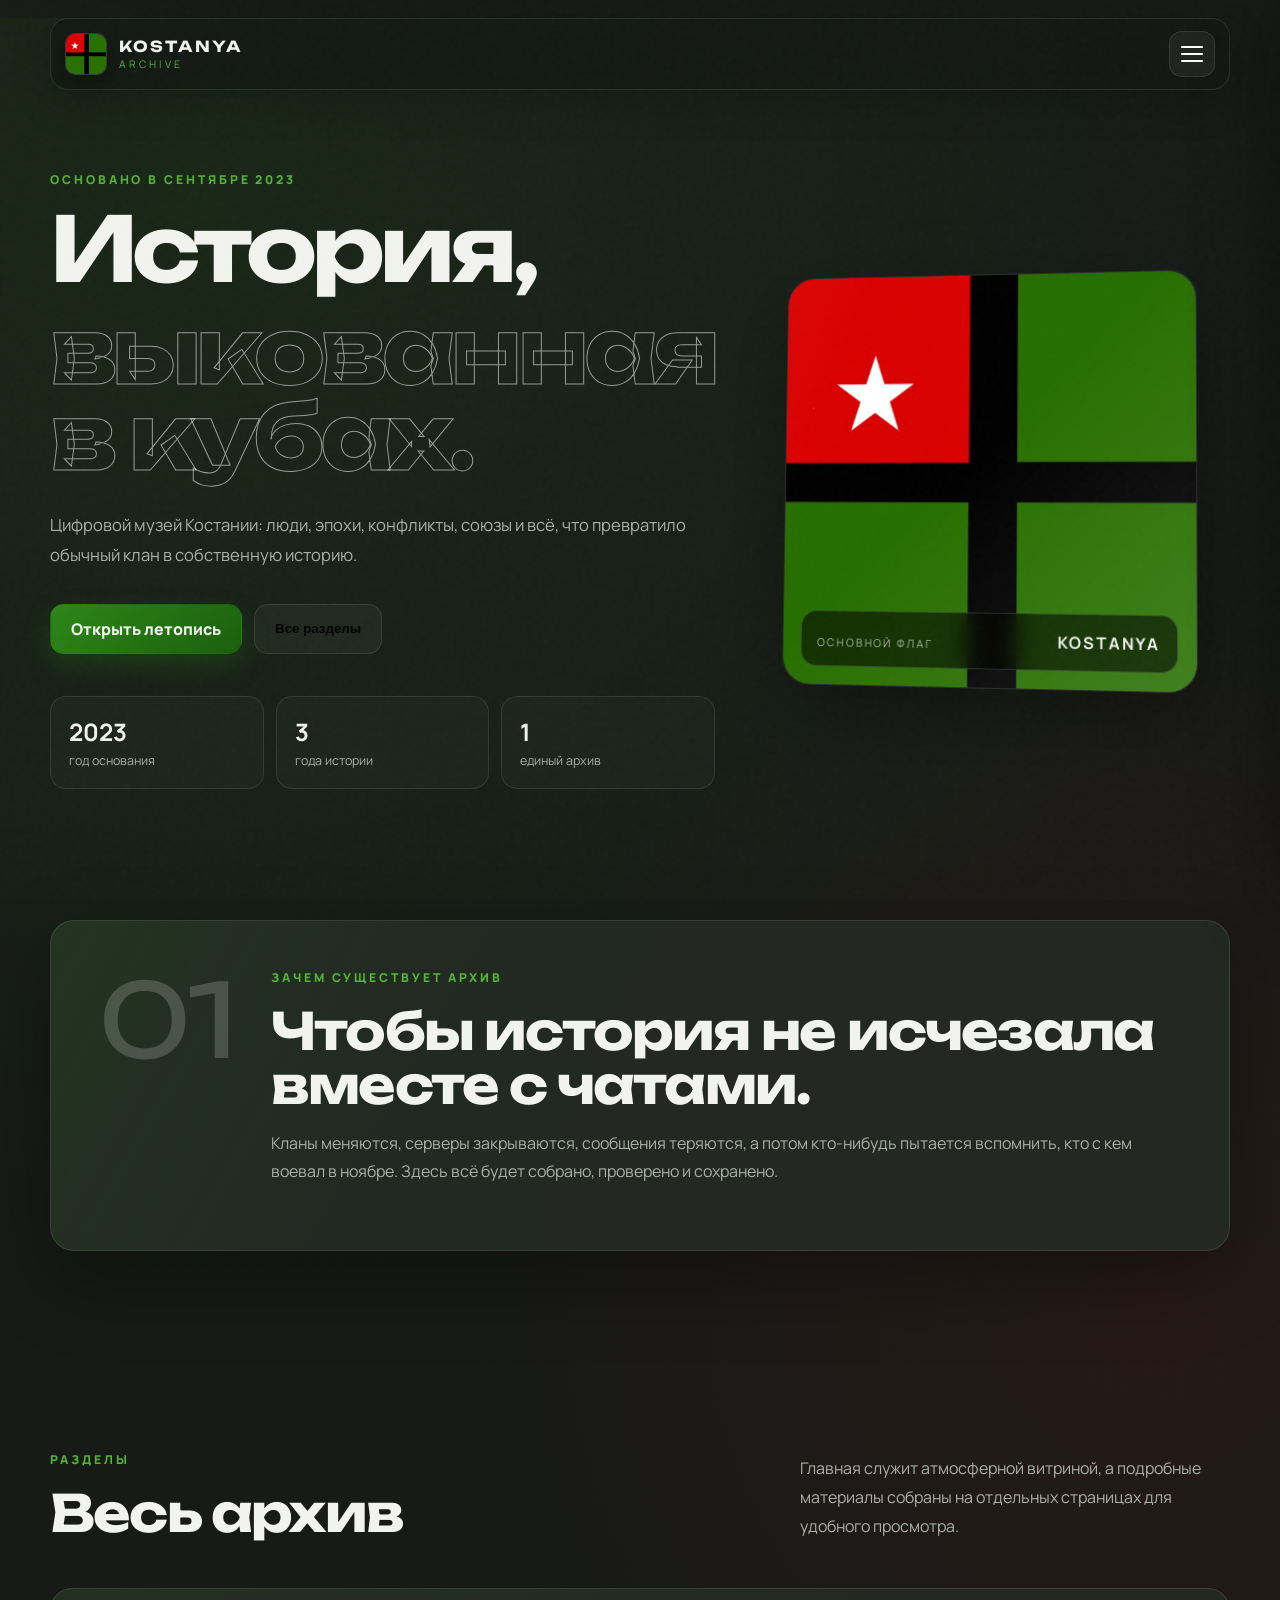
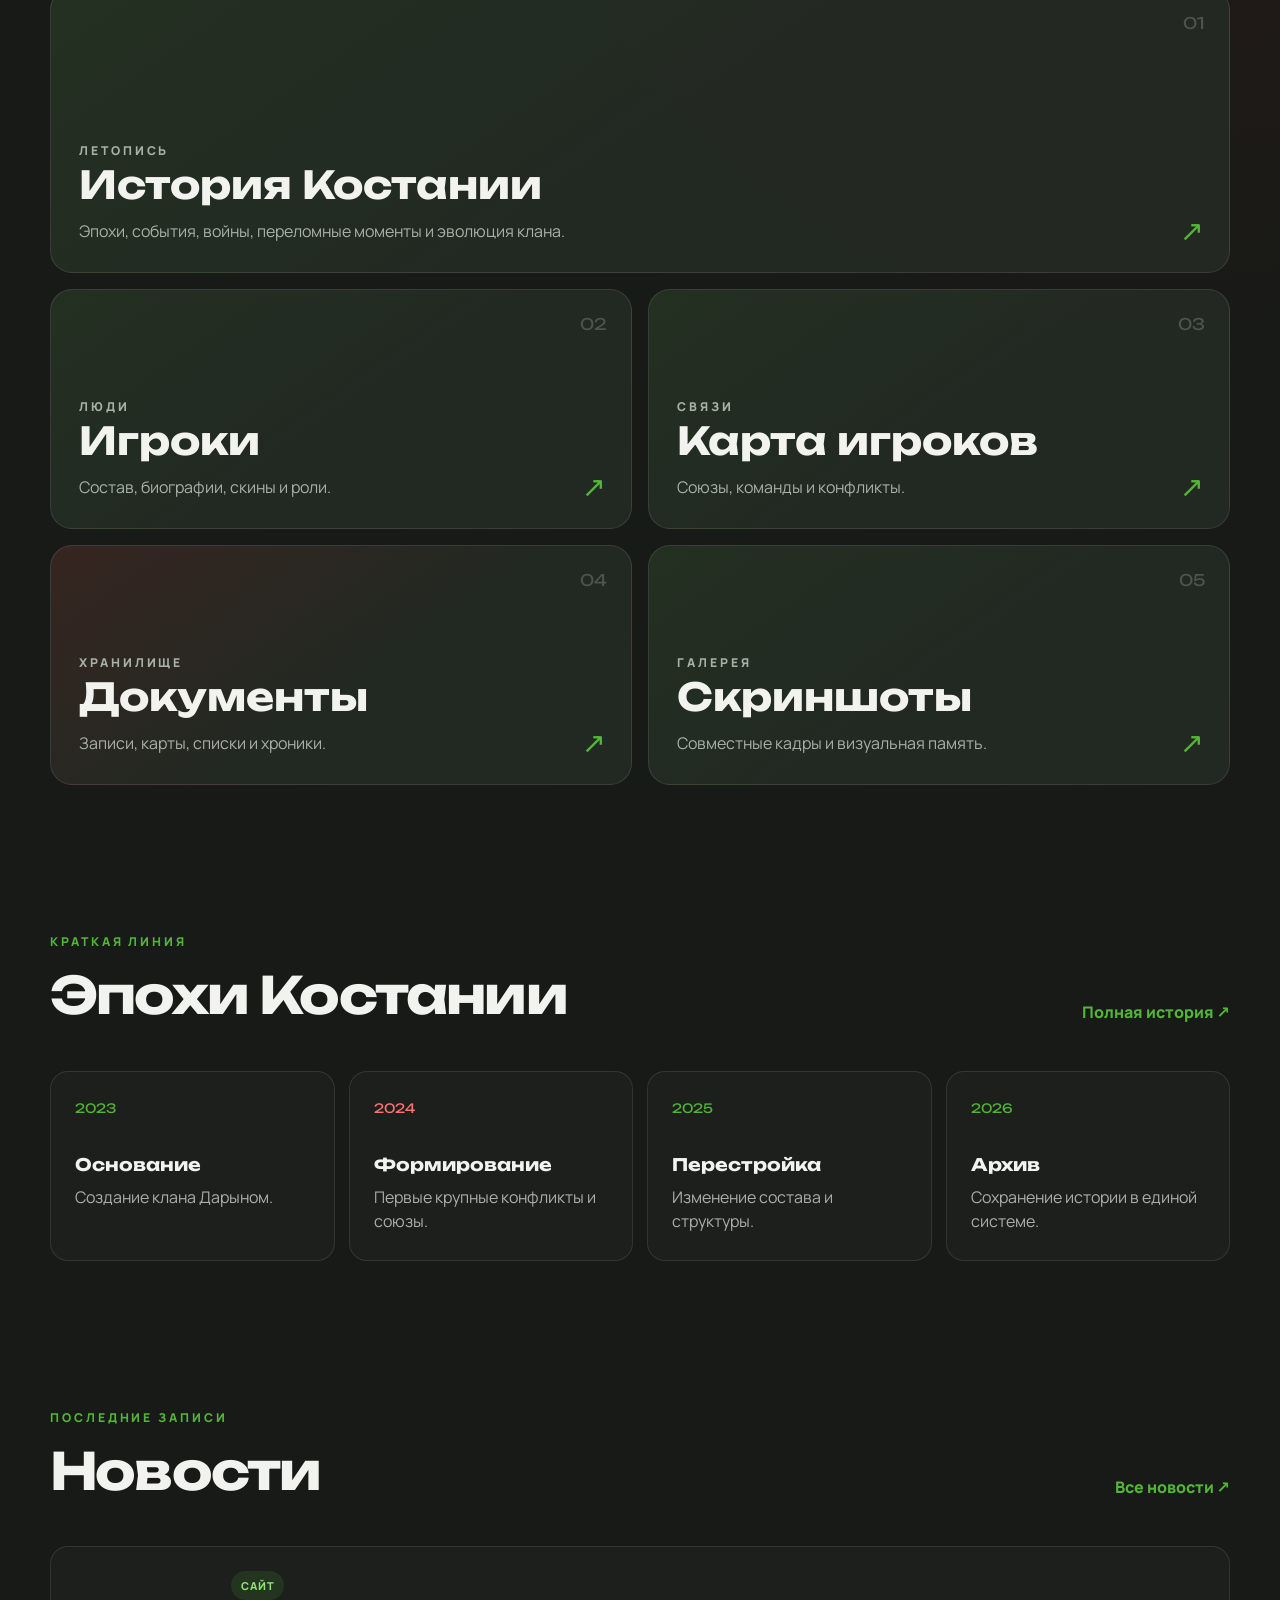
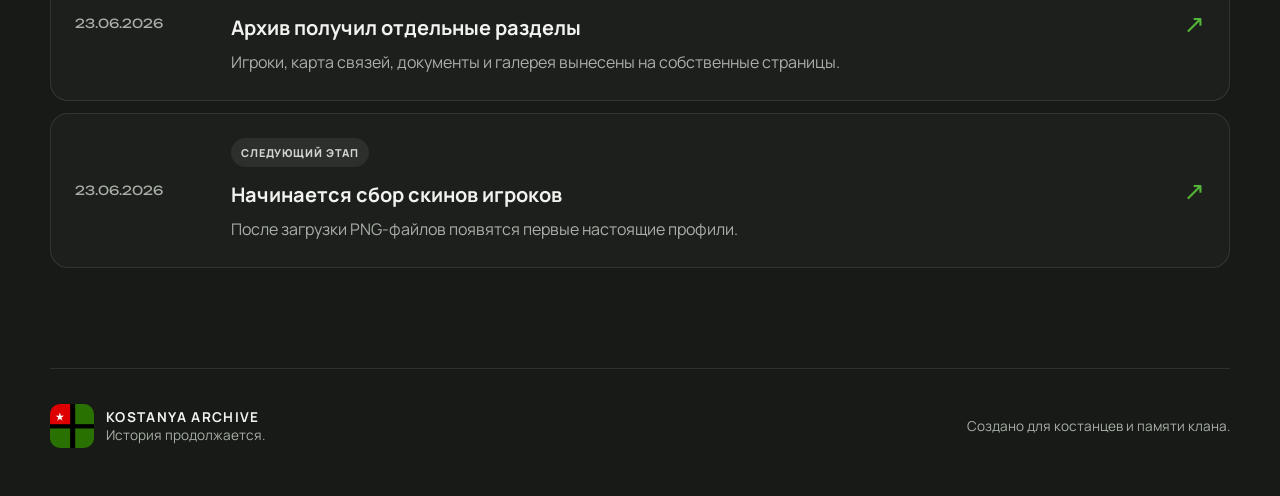
<file: index.html>
<!DOCTYPE html>
<html lang="ru">
<head>
  <meta charset="UTF-8" />
  <meta name="viewport" content="width=device-width, initial-scale=1.0" />
  <meta name="theme-color" content="#171a17" />
  <meta name="description" content="Официальный цифровой архив клана Костания." />
  <title>Kostanya Archive</title>
  <link rel="preconnect" href="https://fonts.googleapis.com">
  <link rel="preconnect" href="https://fonts.gstatic.com" crossorigin>
  <link href="https://fonts.googleapis.com/css2?family=Manrope:wght@400;500;600;700;800&family=Unbounded:wght@500;600;700&display=swap" rel="stylesheet">
  <link rel="stylesheet" href="style.css" />
</head>
<body data-page="home">
  <div class="noise"></div>
  <div class="page-glow page-glow--green"></div>
  <div class="page-glow page-glow--red"></div>

  <header class="site-header">
    <a class="brand" href="index.html" aria-label="Костания — на главную">
      <span class="brand-mark"><img src="assets/kostanya-flag.jpg" alt="Флаг Костании"></span>
      <span class="brand-text"><strong>KOSTANYA</strong><small>ARCHIVE</small></span>
    </a>
    <button class="menu-button" aria-label="Открыть меню" aria-expanded="false" aria-controls="site-menu">
      <span></span><span></span><span></span>
    </button>
  </header>

  <div class="menu-backdrop" data-menu-close></div>
  <aside class="site-drawer" id="site-menu" aria-hidden="true">
    <div class="drawer-top">
      <span class="drawer-label">Навигация архива</span>
      <button class="drawer-close" type="button" aria-label="Закрыть меню" data-menu-close>×</button>
    </div>
    <nav class="drawer-nav">
      <div class="drawer-group"><span>Главное</span><a href="index.html" data-nav="home">Главная</a><a href="history.html">История</a><a href="news.html">Новости</a></div>
      <div class="drawer-group"><span>Люди</span><a href="players.html">Игроки</a><a href="player-map.html">Карта игроков</a></div>
      <div class="drawer-group"><span>Архив</span><a href="archive.html">Документы и записи</a><a href="gallery.html">Совместные скриншоты</a></div>
    </nav>
    <div class="drawer-footer"><img src="assets/kostanya-flag.jpg" alt=""><p>История продолжается.</p></div>
  </aside>

  <main id="top">
    <section class="hero section">
      <div class="hero-copy reveal">
        <p class="eyebrow">Основано в сентябре 2023</p>
        <h1>История,<span>выкованная в кубах.</span></h1>
        <p class="hero-text">Цифровой музей Костании: люди, эпохи, конфликты, союзы и всё, что превратило обычный клан в собственную историю.</p>
        <div class="hero-actions"><a class="button button--green" href="history.html">Открыть летопись</a><button class="button button--ghost" type="button" data-menu-open>Все разделы</button></div>
        <div class="hero-stats">
          <article><strong data-count="2023">0</strong><span>год основания</span></article>
          <article><strong data-count="3">0</strong><span>года истории</span></article>
          <article><strong data-count="1">0</strong><span>единый архив</span></article>
        </div>
      </div>
      <div class="hero-visual reveal">
        <div class="flag-frame"><div class="flag-frame__shine"></div><img src="assets/kostanya-flag.jpg" alt="Основной флаг Костании"><div class="flag-caption"><span>ОСНОВНОЙ ФЛАГ</span><strong>KOSTANYA</strong></div></div>
      </div>
    </section>

    <section class="manifesto section">
      <div class="manifesto-card reveal"><span class="manifesto-number">01</span><div><p class="eyebrow">Зачем существует архив</p><h2>Чтобы история не исчезала вместе с чатами.</h2><p>Кланы меняются, серверы закрываются, сообщения теряются, а потом кто-нибудь пытается вспомнить, кто с кем воевал в ноябре. Здесь всё будет собрано, проверено и сохранено.</p></div></div>
    </section>

    <section class="section">
      <div class="section-heading reveal"><div><p class="eyebrow">Разделы</p><h2>Весь архив</h2></div><p>Главная служит атмосферной витриной, а подробные материалы собраны на отдельных страницах для удобного просмотра.</p></div>
      <div class="portal-grid">
        <a class="portal-card portal-card--large reveal" href="history.html"><span class="portal-index">01</span><div><p class="eyebrow">Летопись</p><h3>История Костании</h3><p>Эпохи, события, войны, переломные моменты и эволюция клана.</p></div><span class="portal-arrow">↗</span></a>
        <a class="portal-card reveal" href="players.html"><span class="portal-index">02</span><div><p class="eyebrow">Люди</p><h3>Игроки</h3><p>Состав, биографии, скины и роли.</p></div><span class="portal-arrow">↗</span></a>
        <a class="portal-card reveal" href="player-map.html"><span class="portal-index">03</span><div><p class="eyebrow">Связи</p><h3>Карта игроков</h3><p>Союзы, команды и конфликты.</p></div><span class="portal-arrow">↗</span></a>
        <a class="portal-card portal-card--red reveal" href="archive.html"><span class="portal-index">04</span><div><p class="eyebrow">Хранилище</p><h3>Документы</h3><p>Записи, карты, списки и хроники.</p></div><span class="portal-arrow">↗</span></a>
        <a class="portal-card reveal" href="gallery.html"><span class="portal-index">05</span><div><p class="eyebrow">Галерея</p><h3>Скриншоты</h3><p>Совместные кадры и визуальная память.</p></div><span class="portal-arrow">↗</span></a>
      </div>
    </section>

    <section class="section section-tight">
      <div class="section-heading reveal"><div><p class="eyebrow">Краткая линия</p><h2>Эпохи Костании</h2></div><a class="text-link" href="history.html">Полная история ↗</a></div>
      <div class="era-strip">
        <article class="era-card reveal"><span>2023</span><strong>Основание</strong><p>Создание клана Дарыном.</p></article>
        <article class="era-card era-card--red reveal"><span>2024</span><strong>Формирование</strong><p>Первые крупные конфликты и союзы.</p></article>
        <article class="era-card reveal"><span>2025</span><strong>Перестройка</strong><p>Изменение состава и структуры.</p></article>
        <article class="era-card reveal"><span>2026</span><strong>Архив</strong><p>Сохранение истории в единой системе.</p></article>
      </div>
    </section>

    <section class="section section-tight">
      <div class="section-heading reveal"><div><p class="eyebrow">Последние записи</p><h2>Новости</h2></div><a class="text-link" href="news.html">Все новости ↗</a></div>
      <div class="news-list">
        <article class="news-item reveal"><time datetime="2026-06-23">23.06.2026</time><div><span class="tag tag--green">Сайт</span><h3>Архив получил отдельные разделы</h3><p>Игроки, карта связей, документы и галерея вынесены на собственные страницы.</p></div><span class="news-arrow">↗</span></article>
        <article class="news-item reveal"><time datetime="2026-06-23">23.06.2026</time><div><span class="tag tag--dark">Следующий этап</span><h3>Начинается сбор скинов игроков</h3><p>После загрузки PNG-файлов появятся первые настоящие профили.</p></div><span class="news-arrow">↗</span></article>
      </div>
    </section>
  </main>

  <footer class="site-footer"><div class="footer-brand"><img src="assets/kostanya-flag.jpg" alt=""><div><strong>KOSTANYA ARCHIVE</strong><span>История продолжается.</span></div></div><p>Создано для костанцев и памяти клана.</p></footer>
  <script src="script.js"></script>
</body>
</html>
</file>
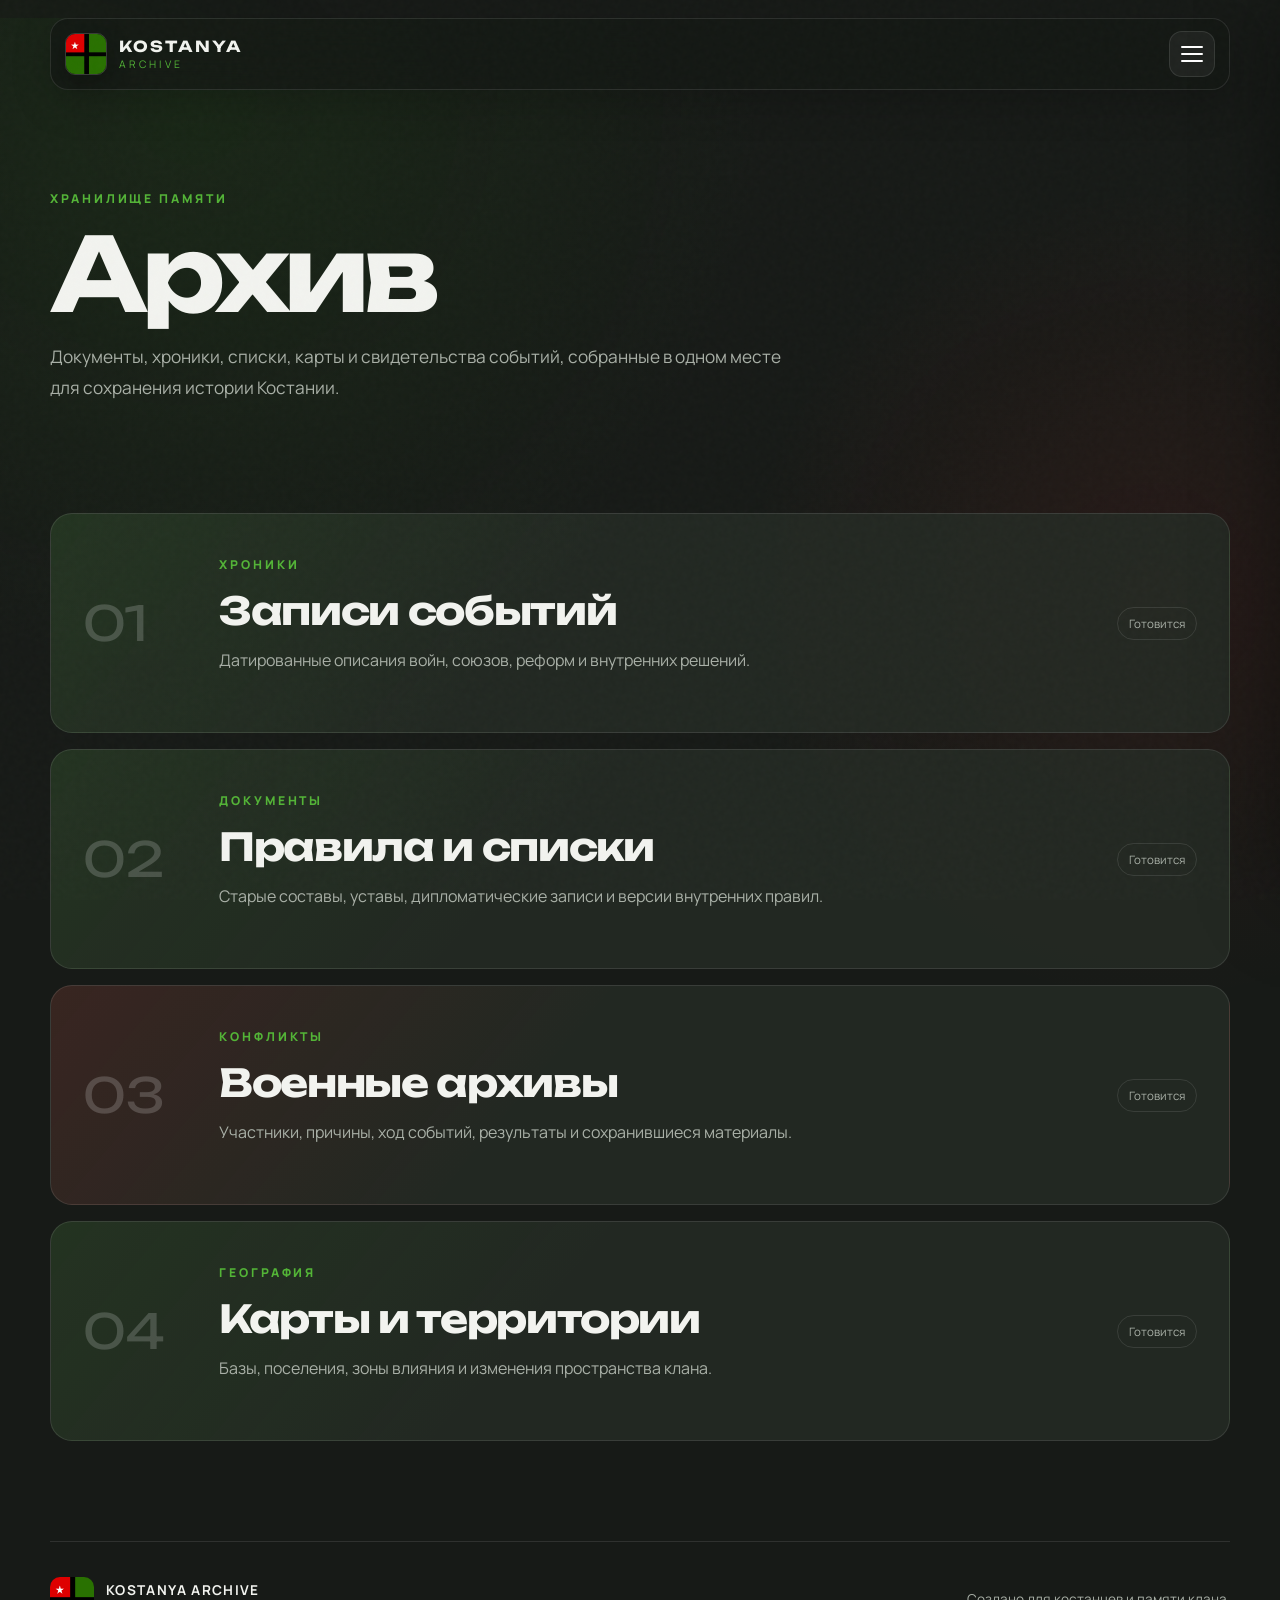
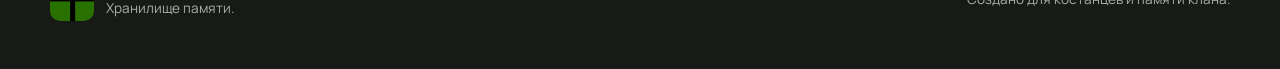
<file: archive.html>
<!DOCTYPE html>
<html lang="ru">
<head>
  <meta charset="UTF-8" />
  <meta name="viewport" content="width=device-width, initial-scale=1.0" />
  <meta name="theme-color" content="#171a17" />
  <meta name="description" content="Документы, записи и материалы архива Костании." />
  <title>Архив — Kostanya Archive</title>
  <link rel="preconnect" href="https://fonts.googleapis.com"><link rel="preconnect" href="https://fonts.gstatic.com" crossorigin>
  <link href="https://fonts.googleapis.com/css2?family=Manrope:wght@400;500;600;700;800&family=Unbounded:wght@500;600;700&display=swap" rel="stylesheet">
  <link rel="stylesheet" href="style.css" />
</head>
<body data-page="archive">
  <div class="noise"></div><div class="page-glow page-glow--green"></div><div class="page-glow page-glow--red"></div>
  <header class="site-header"><a class="brand" href="index.html"><span class="brand-mark"><img src="assets/kostanya-flag.jpg" alt="Флаг Костании"></span><span class="brand-text"><strong>KOSTANYA</strong><small>ARCHIVE</small></span></a><button class="menu-button" aria-label="Открыть меню" aria-expanded="false" aria-controls="site-menu"><span></span><span></span><span></span></button></header>
  <div class="menu-backdrop" data-menu-close></div>
  <aside class="site-drawer" id="site-menu" aria-hidden="true">
    <div class="drawer-top"><span class="drawer-label">Навигация архива</span><button class="drawer-close" type="button" aria-label="Закрыть меню" data-menu-close>×</button></div>
    <nav class="drawer-nav">
      <div class="drawer-group"><span>Главное</span><a href="index.html">Главная</a><a href="history.html">История</a><a href="news.html">Новости</a></div>
      <div class="drawer-group"><span>Люди</span><a href="players.html">Игроки</a><a href="player-map.html">Карта игроков</a></div>
      <div class="drawer-group"><span>Архив</span><a href="archive.html" data-nav="archive">Документы и записи</a><a href="gallery.html">Совместные скриншоты</a></div>
    </nav>
    <div class="drawer-footer"><img src="assets/kostanya-flag.jpg" alt=""><p>История продолжается.</p></div>
  </aside>
  <main>
    <section class="page-hero section reveal"><p class="eyebrow">Хранилище памяти</p><h1>Архив</h1><p>Документы, хроники, списки, карты и свидетельства событий, собранные в одном месте для сохранения истории Костании.</p></section>
    <section class="section section-tight">
      <div class="archive-grid">
        <article class="archive-category reveal"><span class="archive-index">01</span><div><p class="eyebrow">Хроники</p><h2>Записи событий</h2><p>Датированные описания войн, союзов, реформ и внутренних решений.</p></div><span class="archive-state">Готовится</span></article>
        <article class="archive-category reveal"><span class="archive-index">02</span><div><p class="eyebrow">Документы</p><h2>Правила и списки</h2><p>Старые составы, уставы, дипломатические записи и версии внутренних правил.</p></div><span class="archive-state">Готовится</span></article>
        <article class="archive-category archive-category--red reveal"><span class="archive-index">03</span><div><p class="eyebrow">Конфликты</p><h2>Военные архивы</h2><p>Участники, причины, ход событий, результаты и сохранившиеся материалы.</p></div><span class="archive-state">Готовится</span></article>
        <article class="archive-category reveal"><span class="archive-index">04</span><div><p class="eyebrow">География</p><h2>Карты и территории</h2><p>Базы, поселения, зоны влияния и изменения пространства клана.</p></div><span class="archive-state">Готовится</span></article>
      </div>
    </section>
  </main>
  <footer class="site-footer"><div class="footer-brand"><img src="assets/kostanya-flag.jpg" alt=""><div><strong>KOSTANYA ARCHIVE</strong><span>Хранилище памяти.</span></div></div><p>Создано для костанцев и памяти клана.</p></footer>
  <script src="script.js"></script>
</body>
</html>
</file>
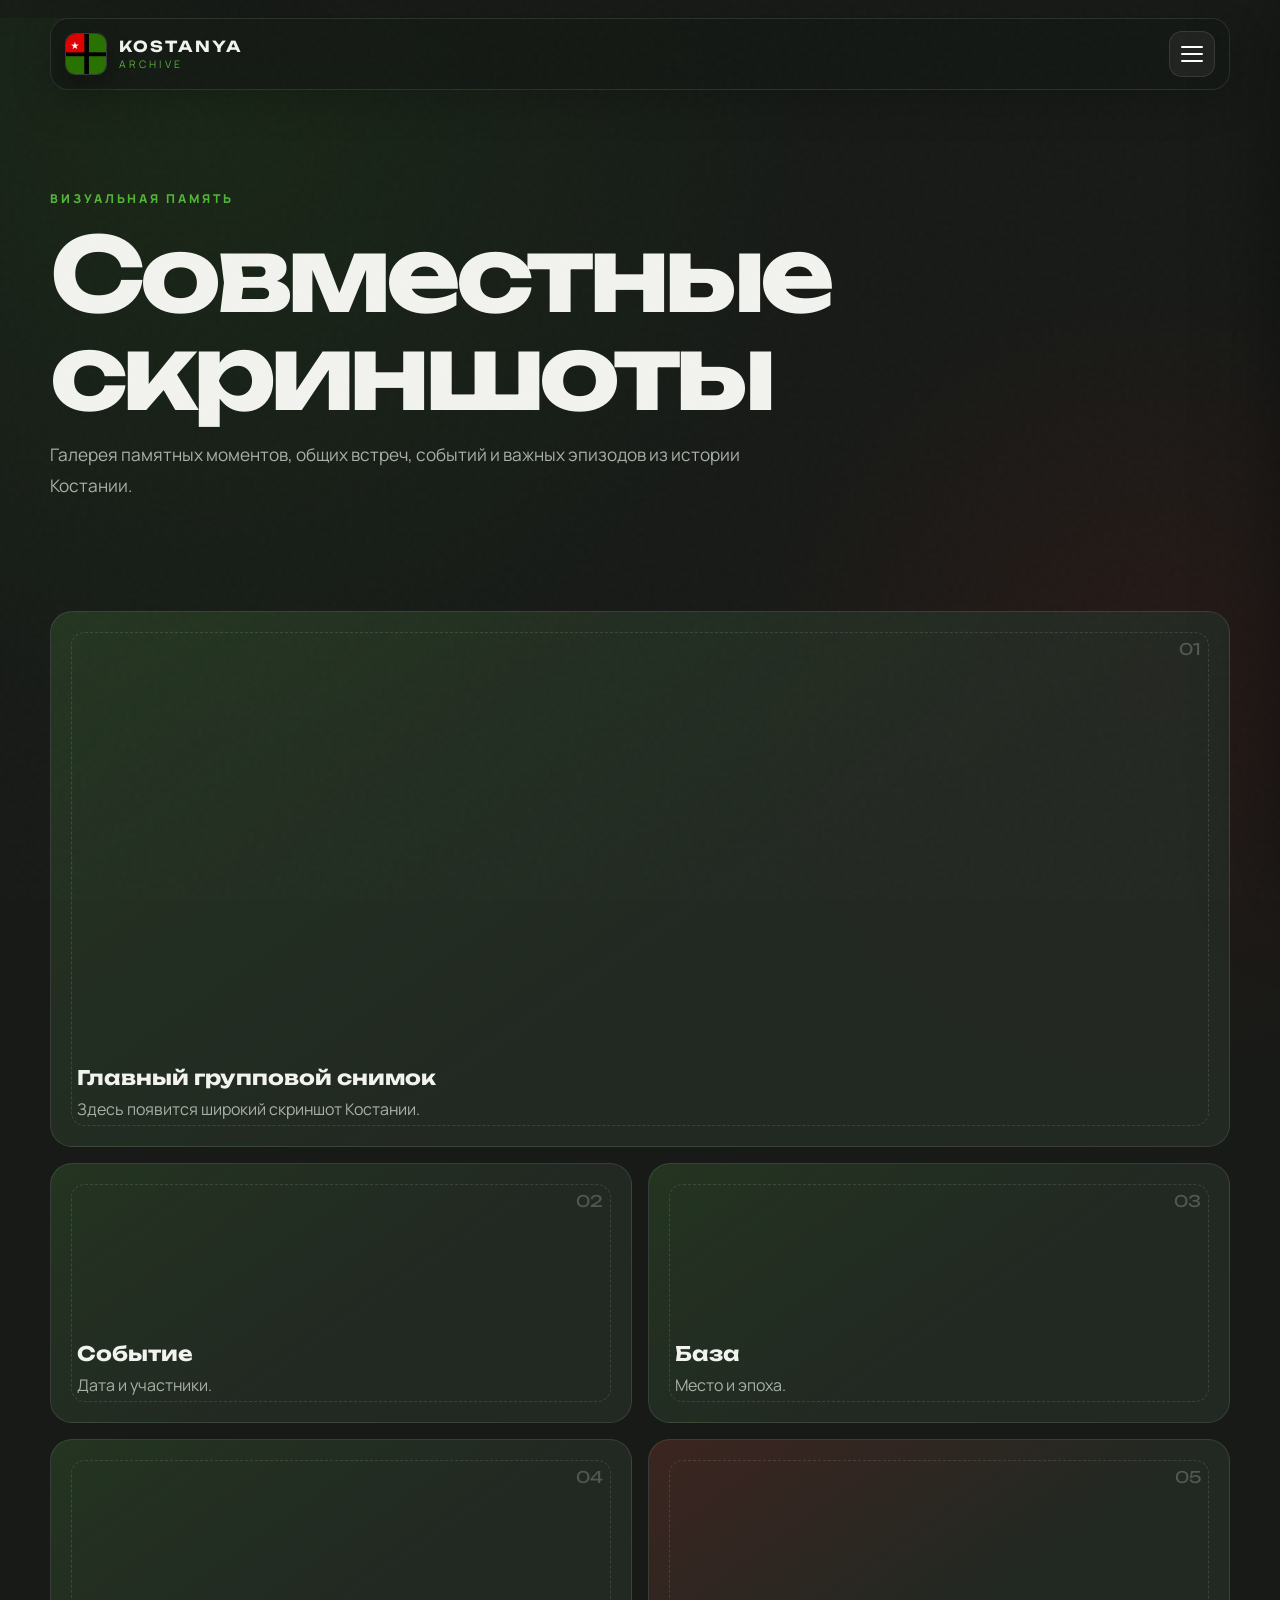
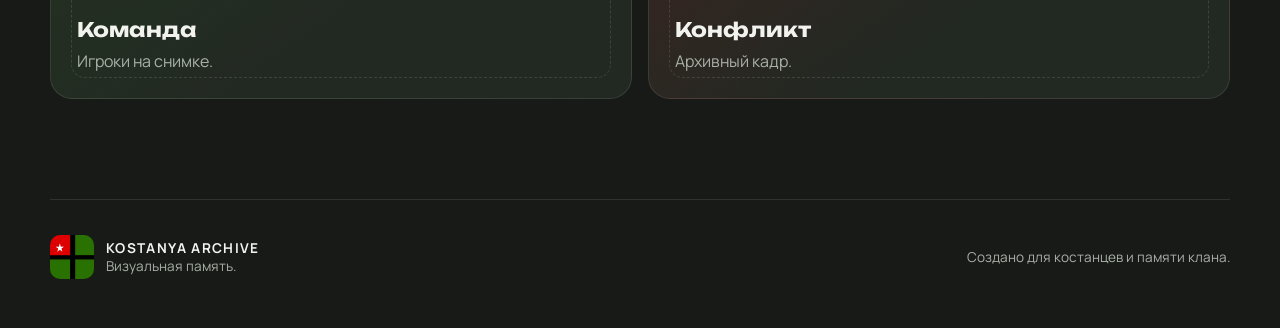
<file: gallery.html>
<!DOCTYPE html>
<html lang="ru">
<head>
  <meta charset="UTF-8" />
  <meta name="viewport" content="width=device-width, initial-scale=1.0" />
  <meta name="theme-color" content="#171a17" />
  <meta name="description" content="Совместные скриншоты участников Костании." />
  <title>Скриншоты — Kostanya Archive</title>
  <link rel="preconnect" href="https://fonts.googleapis.com"><link rel="preconnect" href="https://fonts.gstatic.com" crossorigin>
  <link href="https://fonts.googleapis.com/css2?family=Manrope:wght@400;500;600;700;800&family=Unbounded:wght@500;600;700&display=swap" rel="stylesheet">
  <link rel="stylesheet" href="style.css" />
</head>
<body data-page="gallery">
  <div class="noise"></div><div class="page-glow page-glow--green"></div><div class="page-glow page-glow--red"></div>
  <header class="site-header"><a class="brand" href="index.html"><span class="brand-mark"><img src="assets/kostanya-flag.jpg" alt="Флаг Костании"></span><span class="brand-text"><strong>KOSTANYA</strong><small>ARCHIVE</small></span></a><button class="menu-button" aria-label="Открыть меню" aria-expanded="false" aria-controls="site-menu"><span></span><span></span><span></span></button></header>
  <div class="menu-backdrop" data-menu-close></div>
  <aside class="site-drawer" id="site-menu" aria-hidden="true">
    <div class="drawer-top"><span class="drawer-label">Навигация архива</span><button class="drawer-close" type="button" aria-label="Закрыть меню" data-menu-close>×</button></div>
    <nav class="drawer-nav">
      <div class="drawer-group"><span>Главное</span><a href="index.html">Главная</a><a href="history.html">История</a><a href="news.html">Новости</a></div>
      <div class="drawer-group"><span>Люди</span><a href="players.html">Игроки</a><a href="player-map.html">Карта игроков</a></div>
      <div class="drawer-group"><span>Архив</span><a href="archive.html">Документы и записи</a><a href="gallery.html" data-nav="gallery">Совместные скриншоты</a></div>
    </nav>
    <div class="drawer-footer"><img src="assets/kostanya-flag.jpg" alt=""><p>История продолжается.</p></div>
  </aside>
  <main>
    <section class="page-hero section reveal"><p class="eyebrow">Визуальная память</p><h1>Совместные скриншоты</h1><p>Галерея памятных моментов, общих встреч, событий и важных эпизодов из истории Костании.</p></section>
    <section class="section section-tight">
      <div class="gallery-grid">
        <article class="gallery-placeholder gallery-placeholder--wide reveal"><span>01</span><strong>Главный групповой снимок</strong><p>Здесь появится широкий скриншот Костании.</p></article>
        <article class="gallery-placeholder reveal"><span>02</span><strong>Событие</strong><p>Дата и участники.</p></article>
        <article class="gallery-placeholder reveal"><span>03</span><strong>База</strong><p>Место и эпоха.</p></article>
        <article class="gallery-placeholder reveal"><span>04</span><strong>Команда</strong><p>Игроки на снимке.</p></article>
        <article class="gallery-placeholder gallery-placeholder--red reveal"><span>05</span><strong>Конфликт</strong><p>Архивный кадр.</p></article>
      </div>
    </section>
  </main>
  <footer class="site-footer"><div class="footer-brand"><img src="assets/kostanya-flag.jpg" alt=""><div><strong>KOSTANYA ARCHIVE</strong><span>Визуальная память.</span></div></div><p>Создано для костанцев и памяти клана.</p></footer>
  <script src="script.js"></script>
</body>
</html>
</file>
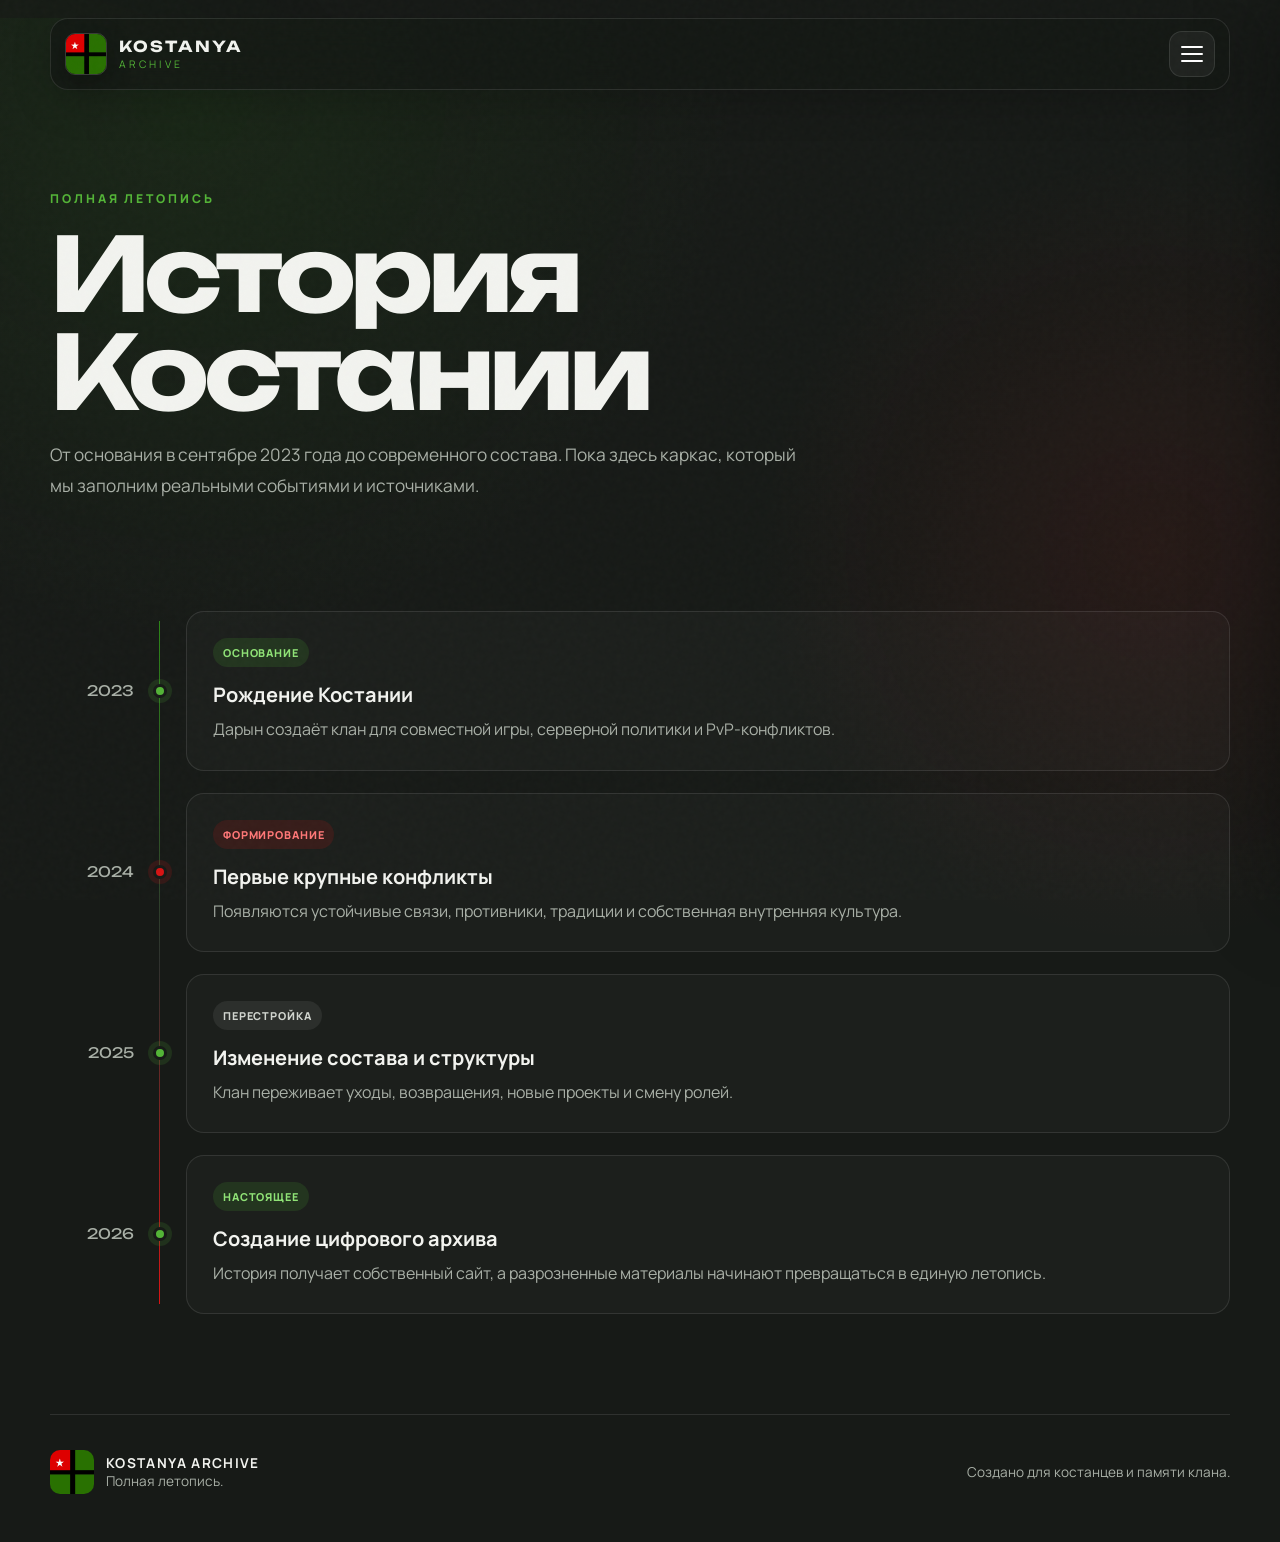
<file: history.html>
<!DOCTYPE html>
<html lang="ru">
<head>
  <meta charset="UTF-8" />
  <meta name="viewport" content="width=device-width, initial-scale=1.0" />
  <meta name="theme-color" content="#171a17" />
  <meta name="description" content="История и эпохи клана Костания." />
  <title>История — Kostanya Archive</title>
  <link rel="preconnect" href="https://fonts.googleapis.com"><link rel="preconnect" href="https://fonts.gstatic.com" crossorigin>
  <link href="https://fonts.googleapis.com/css2?family=Manrope:wght@400;500;600;700;800&family=Unbounded:wght@500;600;700&display=swap" rel="stylesheet">
  <link rel="stylesheet" href="style.css" />
</head>
<body data-page="history">
  <div class="noise"></div><div class="page-glow page-glow--green"></div><div class="page-glow page-glow--red"></div>
  <header class="site-header"><a class="brand" href="index.html"><span class="brand-mark"><img src="assets/kostanya-flag.jpg" alt="Флаг Костании"></span><span class="brand-text"><strong>KOSTANYA</strong><small>ARCHIVE</small></span></a><button class="menu-button" aria-label="Открыть меню" aria-expanded="false" aria-controls="site-menu"><span></span><span></span><span></span></button></header>
  <div class="menu-backdrop" data-menu-close></div>
  <aside class="site-drawer" id="site-menu" aria-hidden="true">
    <div class="drawer-top"><span class="drawer-label">Навигация архива</span><button class="drawer-close" type="button" aria-label="Закрыть меню" data-menu-close>×</button></div>
    <nav class="drawer-nav">
      <div class="drawer-group"><span>Главное</span><a href="index.html">Главная</a><a href="history.html" data-nav="history">История</a><a href="news.html">Новости</a></div>
      <div class="drawer-group"><span>Люди</span><a href="players.html">Игроки</a><a href="player-map.html">Карта игроков</a></div>
      <div class="drawer-group"><span>Архив</span><a href="archive.html">Документы и записи</a><a href="gallery.html">Совместные скриншоты</a></div>
    </nav>
    <div class="drawer-footer"><img src="assets/kostanya-flag.jpg" alt=""><p>История продолжается.</p></div>
  </aside>
  <main>
    <section class="page-hero section reveal"><p class="eyebrow">Полная летопись</p><h1>История Костании</h1><p>От основания в сентябре 2023 года до современного состава. Пока здесь каркас, который мы заполним реальными событиями и источниками.</p></section>
    <section class="section section-tight">
      <div class="timeline timeline--full">
        <article class="timeline-item reveal"><span class="timeline-year">2023</span><div class="timeline-dot"></div><div class="timeline-card"><span class="tag tag--green">Основание</span><h3>Рождение Костании</h3><p>Дарын создаёт клан для совместной игры, серверной политики и PvP-конфликтов.</p></div></article>
        <article class="timeline-item reveal"><span class="timeline-year">2024</span><div class="timeline-dot"></div><div class="timeline-card"><span class="tag tag--red">Формирование</span><h3>Первые крупные конфликты</h3><p>Появляются устойчивые связи, противники, традиции и собственная внутренняя культура.</p></div></article>
        <article class="timeline-item reveal"><span class="timeline-year">2025</span><div class="timeline-dot"></div><div class="timeline-card"><span class="tag tag--dark">Перестройка</span><h3>Изменение состава и структуры</h3><p>Клан переживает уходы, возвращения, новые проекты и смену ролей.</p></div></article>
        <article class="timeline-item reveal"><span class="timeline-year">2026</span><div class="timeline-dot"></div><div class="timeline-card"><span class="tag tag--green">Настоящее</span><h3>Создание цифрового архива</h3><p>История получает собственный сайт, а разрозненные материалы начинают превращаться в единую летопись.</p></div></article>
      </div>
    </section>
  </main>
  <footer class="site-footer"><div class="footer-brand"><img src="assets/kostanya-flag.jpg" alt=""><div><strong>KOSTANYA ARCHIVE</strong><span>Полная летопись.</span></div></div><p>Создано для костанцев и памяти клана.</p></footer>
  <script src="script.js"></script>
</body>
</html>
</file>
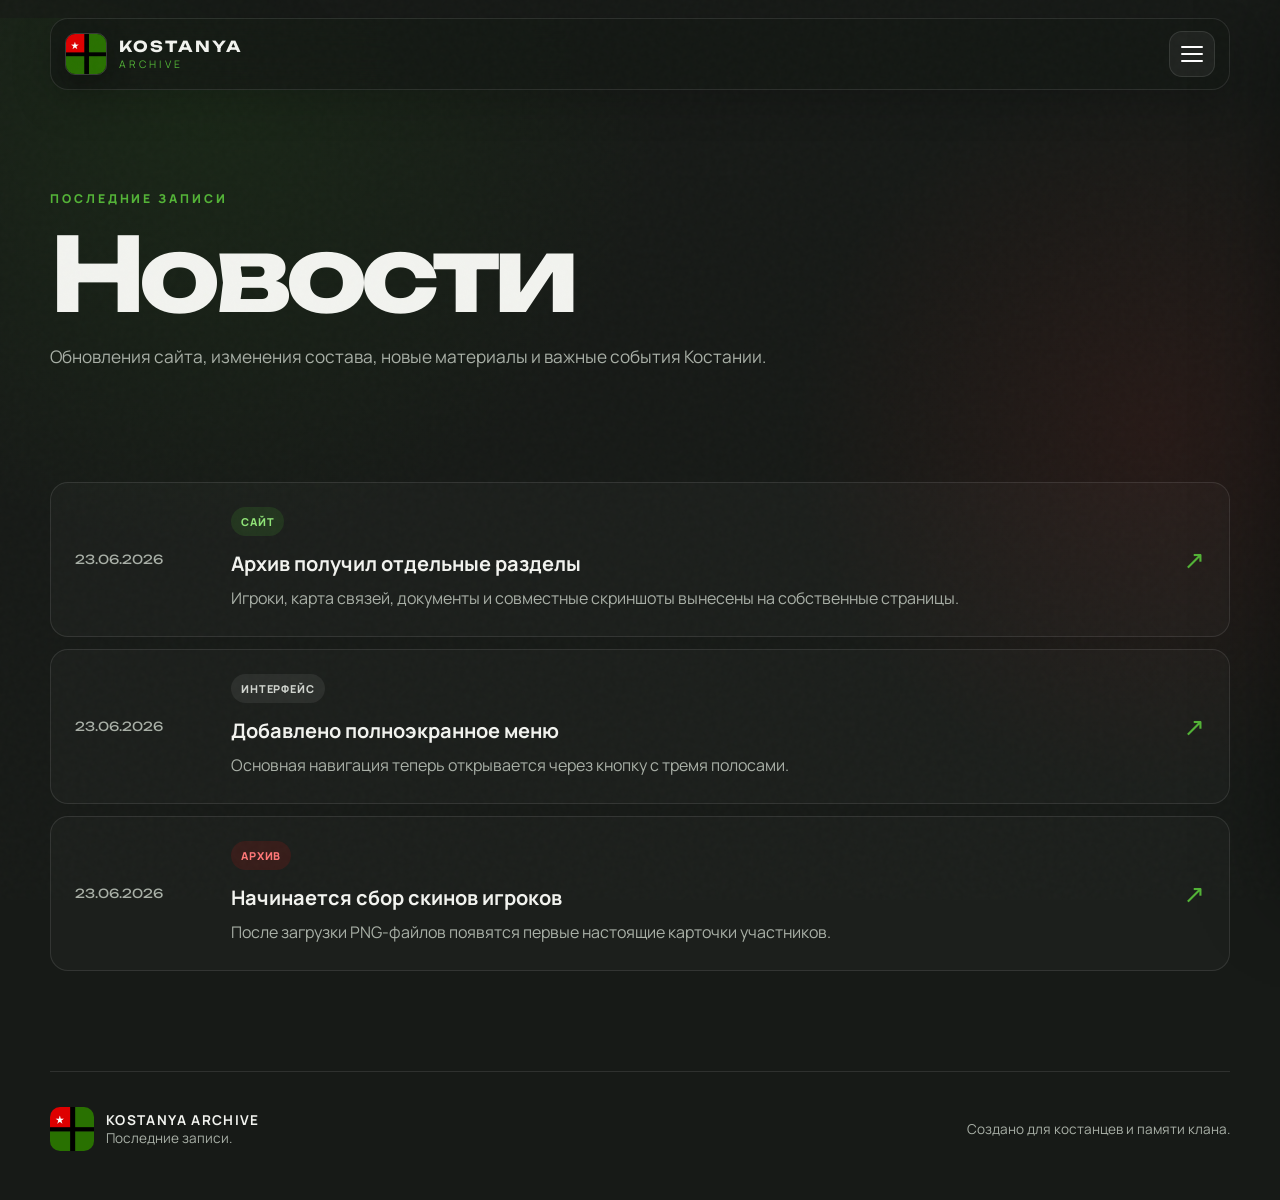
<file: news.html>
<!DOCTYPE html>
<html lang="ru">
<head>
  <meta charset="UTF-8" />
  <meta name="viewport" content="width=device-width, initial-scale=1.0" />
  <meta name="theme-color" content="#171a17" />
  <meta name="description" content="Новости сайта и клана Костания." />
  <title>Новости — Kostanya Archive</title>
  <link rel="preconnect" href="https://fonts.googleapis.com"><link rel="preconnect" href="https://fonts.gstatic.com" crossorigin>
  <link href="https://fonts.googleapis.com/css2?family=Manrope:wght@400;500;600;700;800&family=Unbounded:wght@500;600;700&display=swap" rel="stylesheet">
  <link rel="stylesheet" href="style.css" />
</head>
<body data-page="news">
  <div class="noise"></div><div class="page-glow page-glow--green"></div><div class="page-glow page-glow--red"></div>
  <header class="site-header"><a class="brand" href="index.html"><span class="brand-mark"><img src="assets/kostanya-flag.jpg" alt="Флаг Костании"></span><span class="brand-text"><strong>KOSTANYA</strong><small>ARCHIVE</small></span></a><button class="menu-button" aria-label="Открыть меню" aria-expanded="false" aria-controls="site-menu"><span></span><span></span><span></span></button></header>
  <div class="menu-backdrop" data-menu-close></div>
  <aside class="site-drawer" id="site-menu" aria-hidden="true">
    <div class="drawer-top"><span class="drawer-label">Навигация архива</span><button class="drawer-close" type="button" aria-label="Закрыть меню" data-menu-close>×</button></div>
    <nav class="drawer-nav">
      <div class="drawer-group"><span>Главное</span><a href="index.html">Главная</a><a href="history.html">История</a><a href="news.html" data-nav="news">Новости</a></div>
      <div class="drawer-group"><span>Люди</span><a href="players.html">Игроки</a><a href="player-map.html">Карта игроков</a></div>
      <div class="drawer-group"><span>Архив</span><a href="archive.html">Документы и записи</a><a href="gallery.html">Совместные скриншоты</a></div>
    </nav>
    <div class="drawer-footer"><img src="assets/kostanya-flag.jpg" alt=""><p>История продолжается.</p></div>
  </aside>
  <main>
    <section class="page-hero section reveal"><p class="eyebrow">Последние записи</p><h1>Новости</h1><p>Обновления сайта, изменения состава, новые материалы и важные события Костании.</p></section>
    <section class="section section-tight">
      <div class="news-list">
        <article class="news-item reveal"><time datetime="2026-06-23">23.06.2026</time><div><span class="tag tag--green">Сайт</span><h3>Архив получил отдельные разделы</h3><p>Игроки, карта связей, документы и совместные скриншоты вынесены на собственные страницы.</p></div><span class="news-arrow">↗</span></article>
        <article class="news-item reveal"><time datetime="2026-06-23">23.06.2026</time><div><span class="tag tag--dark">Интерфейс</span><h3>Добавлено полноэкранное меню</h3><p>Основная навигация теперь открывается через кнопку с тремя полосами.</p></div><span class="news-arrow">↗</span></article>
        <article class="news-item reveal"><time datetime="2026-06-23">23.06.2026</time><div><span class="tag tag--red">Архив</span><h3>Начинается сбор скинов игроков</h3><p>После загрузки PNG-файлов появятся первые настоящие карточки участников.</p></div><span class="news-arrow">↗</span></article>
      </div>
    </section>
  </main>
  <footer class="site-footer"><div class="footer-brand"><img src="assets/kostanya-flag.jpg" alt=""><div><strong>KOSTANYA ARCHIVE</strong><span>Последние записи.</span></div></div><p>Создано для костанцев и памяти клана.</p></footer>
  <script src="script.js"></script>
</body>
</html>
</file>
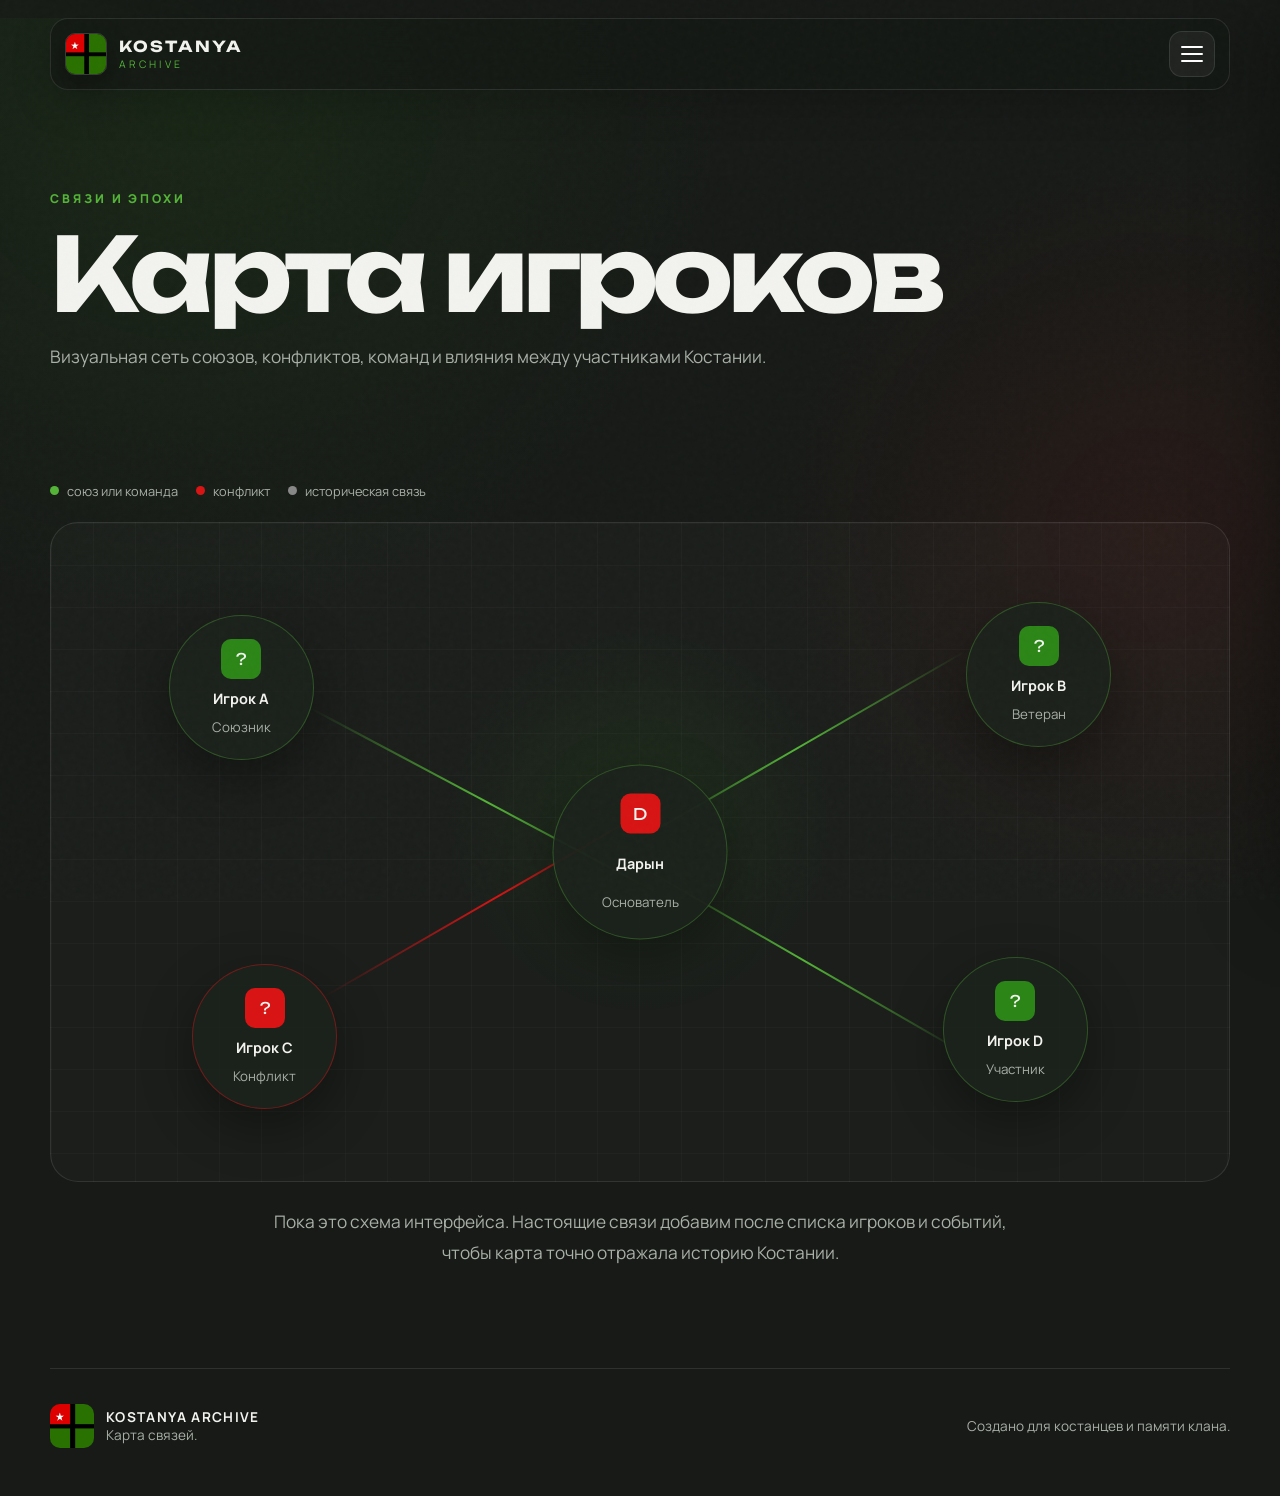
<file: player-map.html>
<!DOCTYPE html>
<html lang="ru">
<head>
  <meta charset="UTF-8" />
  <meta name="viewport" content="width=device-width, initial-scale=1.0" />
  <meta name="theme-color" content="#171a17" />
  <meta name="description" content="Карта связей игроков Костании." />
  <title>Карта игроков — Kostanya Archive</title>
  <link rel="preconnect" href="https://fonts.googleapis.com"><link rel="preconnect" href="https://fonts.gstatic.com" crossorigin>
  <link href="https://fonts.googleapis.com/css2?family=Manrope:wght@400;500;600;700;800&family=Unbounded:wght@500;600;700&display=swap" rel="stylesheet">
  <link rel="stylesheet" href="style.css" />
</head>
<body data-page="player-map">
  <div class="noise"></div><div class="page-glow page-glow--green"></div><div class="page-glow page-glow--red"></div>
  <header class="site-header">
    <a class="brand" href="index.html"><span class="brand-mark"><img src="assets/kostanya-flag.jpg" alt="Флаг Костании"></span><span class="brand-text"><strong>KOSTANYA</strong><small>ARCHIVE</small></span></a>
    <button class="menu-button" aria-label="Открыть меню" aria-expanded="false" aria-controls="site-menu"><span></span><span></span><span></span></button>
  </header>
  <div class="menu-backdrop" data-menu-close></div>
  <aside class="site-drawer" id="site-menu" aria-hidden="true">
    <div class="drawer-top"><span class="drawer-label">Навигация архива</span><button class="drawer-close" type="button" aria-label="Закрыть меню" data-menu-close>×</button></div>
    <nav class="drawer-nav">
      <div class="drawer-group"><span>Главное</span><a href="index.html">Главная</a><a href="history.html">История</a><a href="news.html">Новости</a></div>
      <div class="drawer-group"><span>Люди</span><a href="players.html">Игроки</a><a href="player-map.html" data-nav="player-map">Карта игроков</a></div>
      <div class="drawer-group"><span>Архив</span><a href="archive.html">Документы и записи</a><a href="gallery.html">Совместные скриншоты</a></div>
    </nav>
    <div class="drawer-footer"><img src="assets/kostanya-flag.jpg" alt=""><p>История продолжается.</p></div>
  </aside>
  <main>
    <section class="page-hero section reveal"><p class="eyebrow">Связи и эпохи</p><h1>Карта игроков</h1><p>Визуальная сеть союзов, конфликтов, команд и влияния между участниками Костании.</p></section>
    <section class="section section-tight">
      <div class="map-legend reveal"><span><i class="legend-dot legend-dot--green"></i> союз или команда</span><span><i class="legend-dot legend-dot--red"></i> конфликт</span><span><i class="legend-dot legend-dot--gray"></i> историческая связь</span></div>
      <div class="relationship-map reveal" aria-label="Демонстрационная карта связей">
        <div class="map-line map-line--one"></div><div class="map-line map-line--two"></div><div class="map-line map-line--three"></div><div class="map-line map-line--four"></div>
        <article class="map-node map-node--center"><span>D</span><strong>Дарын</strong><small>Основатель</small></article>
        <article class="map-node map-node--a"><span>?</span><strong>Игрок A</strong><small>Союзник</small></article>
        <article class="map-node map-node--b"><span>?</span><strong>Игрок B</strong><small>Ветеран</small></article>
        <article class="map-node map-node--c map-node--red"><span>?</span><strong>Игрок C</strong><small>Конфликт</small></article>
        <article class="map-node map-node--d"><span>?</span><strong>Игрок D</strong><small>Участник</small></article>
      </div>
      <p class="section-note reveal">Пока это схема интерфейса. Настоящие связи добавим после списка игроков и событий, чтобы карта точно отражала историю Костании.</p>
    </section>
  </main>
  <footer class="site-footer"><div class="footer-brand"><img src="assets/kostanya-flag.jpg" alt=""><div><strong>KOSTANYA ARCHIVE</strong><span>Карта связей.</span></div></div><p>Создано для костанцев и памяти клана.</p></footer>
  <script src="script.js"></script>
</body>
</html>
</file>
<file: style.css>
:root {
  --bg: #171a17;
  --bg-soft: #202420;
  --panel: rgba(38, 43, 38, 0.84);
  --panel-strong: #282d28;
  --line: rgba(255, 255, 255, 0.1);
  --text: #f2f3ef;
  --muted: #a9b0a7;
  --green: #2c8617;
  --green-bright: #53b437;
  --green-dark: #1b5f0d;
  --red: #d81414;
  --red-dark: #920d0d;
  --black: #070807;
  --radius: 24px;
  --shadow: 0 28px 80px rgba(0, 0, 0, 0.32);
}

* { box-sizing: border-box; }
html { scroll-behavior: smooth; background: var(--bg); }
body {
  margin: 0;
  min-height: 100vh;
  overflow-x: hidden;
  background:
    radial-gradient(circle at 15% 5%, rgba(44, 134, 23, 0.12), transparent 30%),
    radial-gradient(circle at 90% 35%, rgba(216, 20, 20, 0.08), transparent 26%),
    var(--bg);
  color: var(--text);
  font-family: "Manrope", system-ui, sans-serif;
}
body.menu-open { overflow: hidden; }
a { color: inherit; text-decoration: none; }
img { display: block; max-width: 100%; }

.noise {
  position: fixed;
  inset: 0;
  pointer-events: none;
  z-index: 50;
  opacity: 0.035;
  background-image: url("data:image/svg+xml,%3Csvg viewBox='0 0 180 180' xmlns='http://www.w3.org/2000/svg'%3E%3Cfilter id='n'%3E%3CfeTurbulence type='fractalNoise' baseFrequency='.9' numOctaves='4' stitchTiles='stitch'/%3E%3C/filter%3E%3Crect width='100%25' height='100%25' filter='url(%23n)' opacity='.6'/%3E%3C/svg%3E");
}
.page-glow { position: fixed; width: 360px; height: 360px; border-radius: 50%; filter: blur(120px); pointer-events: none; opacity: .12; z-index: -1; }
.page-glow--green { top: 8%; left: -140px; background: var(--green); }
.page-glow--red { right: -140px; bottom: 8%; background: var(--red); }

.site-header {
  position: sticky; top: 0; z-index: 40;
  display: flex; align-items: center; justify-content: space-between;
  width: min(1180px, calc(100% - 32px));
  margin: 18px auto 0; padding: 12px 14px;
  border: 1px solid var(--line); border-radius: 18px;
  background: rgba(21, 24, 21, .76); backdrop-filter: blur(18px);
  box-shadow: 0 12px 40px rgba(0,0,0,.18);
}
.brand { display: inline-flex; align-items: center; gap: 12px; }
.brand-mark { width: 42px; height: 42px; overflow: hidden; border-radius: 10px; border: 1px solid rgba(255,255,255,.15); box-shadow: 0 8px 24px rgba(0,0,0,.32); }
.brand-mark img { width: 100%; height: 100%; object-fit: cover; }
.brand-text { display: grid; line-height: 1; }
.brand-text strong, h1, h2 { font-family: "Unbounded", system-ui, sans-serif; }
.brand-text strong { font-size: .95rem; letter-spacing: .14em; }
.brand-text small { margin-top: 5px; color: var(--green-bright); font-size: .65rem; letter-spacing: .3em; }
.main-nav { display: flex; align-items: center; gap: 6px; }
.main-nav a { padding: 10px 14px; border-radius: 12px; color: var(--muted); font-size: .9rem; font-weight: 700; transition: 180ms ease; }
.main-nav a:hover { color: var(--text); background: rgba(255,255,255,.06); }
.menu-button { display: none; width: 44px; height: 44px; border: 0; border-radius: 12px; background: rgba(255,255,255,.07); }
.menu-button span { display: block; width: 20px; height: 2px; margin: 4px auto; background: white; transition: 180ms ease; }

.section { width: min(1180px, calc(100% - 32px)); margin: 0 auto; padding: 100px 0; }
.hero { min-height: calc(100vh - 90px); display: grid; grid-template-columns: 1.08fr .92fr; align-items: center; gap: 64px; padding-top: 70px; }
.eyebrow { margin: 0 0 18px; color: var(--green-bright); font-size: .76rem; font-weight: 800; letter-spacing: .24em; text-transform: uppercase; }
.hero h1 { max-width: 760px; margin: 0; font-size: clamp(3rem, 7vw, 6.4rem); line-height: .96; letter-spacing: -.055em; }
.hero h1 span { display: block; margin-top: 16px; color: transparent; -webkit-text-stroke: 1px rgba(255,255,255,.55); }
.hero-text { max-width: 670px; margin: 30px 0 0; color: var(--muted); font-size: clamp(1rem,1.3vw,1.18rem); line-height: 1.8; }
.hero-actions { display: flex; flex-wrap: wrap; gap: 12px; margin-top: 34px; }
.button { display: inline-flex; align-items: center; justify-content: center; min-height: 50px; padding: 0 20px; border: 1px solid transparent; border-radius: 14px; font-weight: 800; transition: 200ms ease; }
.button:hover { transform: translateY(-3px); }
.button--green { background: linear-gradient(135deg,var(--green),var(--green-dark)); box-shadow: 0 12px 28px rgba(44,134,23,.24); }
.button--green:hover { box-shadow: 0 16px 36px rgba(44,134,23,.34); }
.button--ghost { border-color: var(--line); background: rgba(255,255,255,.04); }
.hero-stats { display: grid; grid-template-columns: repeat(3,1fr); gap: 12px; margin-top: 42px; }
.hero-stats article { padding: 18px; border: 1px solid var(--line); border-radius: 16px; background: rgba(255,255,255,.025); }
.hero-stats strong { display: block; font-size: 1.5rem; }
.hero-stats span { color: var(--muted); font-size: .78rem; }
.hero-visual { display: flex; justify-content: center; perspective: 1100px; }
.flag-frame { position: relative; width: min(100%,490px); aspect-ratio: 1/1; overflow: hidden; border-radius: 28px; border: 1px solid rgba(255,255,255,.12); background:#111; box-shadow: var(--shadow); transform: rotateY(-7deg) rotateX(3deg); animation: flagFloat 7s ease-in-out infinite; }
.flag-frame::after { content:""; position:absolute; inset:0; background:linear-gradient(135deg,transparent 45%,rgba(255,255,255,.12)); pointer-events:none; }
.flag-frame img { width:100%; height:100%; object-fit:cover; filter:saturate(.95) contrast(1.05); }
.flag-frame__shine { position:absolute; inset:-50%; z-index:2; background:linear-gradient(90deg,transparent,rgba(255,255,255,.12),transparent); transform:rotate(20deg) translateX(-70%); animation:shine 7s ease-in-out infinite; pointer-events:none; }
.flag-caption { position:absolute; left:18px; right:18px; bottom:18px; z-index:3; display:flex; align-items:end; justify-content:space-between; padding:16px; border:1px solid rgba(255,255,255,.14); border-radius:16px; background:rgba(0,0,0,.55); backdrop-filter:blur(12px); }
.flag-caption span { color:rgba(255,255,255,.65); font-size:.68rem; letter-spacing:.2em; }
.flag-caption strong { letter-spacing:.13em; }
.manifesto { padding-top:20px; }
.manifesto-card { display:grid; grid-template-columns:auto 1fr; gap:34px; padding:48px; border:1px solid var(--line); border-radius:var(--radius); background:linear-gradient(120deg,rgba(44,134,23,.12),transparent 35%),var(--panel); box-shadow:var(--shadow); }
.manifesto-number { color:rgba(255,255,255,.18); font-family:"Unbounded",sans-serif; font-size:clamp(3.5rem,8vw,7.5rem); line-height:1; }
h2 { margin:0; font-size:clamp(2rem,4vw,4rem); line-height:1.06; letter-spacing:-.035em; }
.manifesto-card p:last-child,.section-heading>p,.archive-copy>p { color:var(--muted); line-height:1.8; }
.section-heading { display:grid; grid-template-columns:1fr minmax(280px,430px); gap:40px; align-items:end; margin-bottom:48px; }
.section-heading>p { margin:0; }
.timeline { position:relative; display:grid; gap:22px; }
.timeline::before { content:""; position:absolute; left:109px; top:10px; bottom:10px; width:1px; background:linear-gradient(var(--green),rgba(255,255,255,.1),var(--red)); }
.timeline-item { display:grid; grid-template-columns:84px 20px 1fr; gap:16px; align-items:center; }
.timeline-year { color:var(--muted); font-family:"Unbounded",sans-serif; font-size:.9rem; text-align:right; }
.timeline-dot { position:relative; z-index:2; width:14px; height:14px; margin:auto; border:3px solid var(--bg); border-radius:50%; background:var(--green-bright); box-shadow:0 0 0 5px rgba(83,180,55,.15); }
.timeline-item:nth-child(2) .timeline-dot { background:var(--red); box-shadow:0 0 0 5px rgba(216,20,20,.15); }
.timeline-card { padding:26px; border:1px solid var(--line); border-radius:18px; background:rgba(255,255,255,.025); transition:200ms ease; }
.timeline-card:hover { transform:translateX(6px); border-color:rgba(83,180,55,.35); background:rgba(255,255,255,.04); }
.timeline-card h3,.player-card h3,.news-item h3 { margin:14px 0 8px; font-size:1.25rem; }
.timeline-card p,.player-card p,.news-item p { margin:0; color:var(--muted); line-height:1.7; }
.tag { display:inline-flex; padding:7px 10px; border-radius:999px; font-size:.68rem; font-weight:800; letter-spacing:.08em; text-transform:uppercase; }
.tag--green { background:rgba(83,180,55,.14); color:#8fe276; }
.tag--red { background:rgba(216,20,20,.14); color:#ff7777; }
.tag--dark { background:rgba(255,255,255,.07); color:#d0d4ce; }
.players-grid { display:grid; grid-template-columns:repeat(3,1fr); gap:18px; }
.player-card { position:relative; min-height:360px; padding:26px; overflow:hidden; border:1px solid var(--line); border-radius:22px; background:var(--panel); transition:220ms ease; }
.player-card:hover { transform:translateY(-7px); border-color:rgba(255,255,255,.2); box-shadow:0 20px 54px rgba(0,0,0,.22); }
.player-card--featured { background:linear-gradient(145deg,rgba(44,134,23,.22),transparent 50%),var(--panel); }
.player-avatar { display:grid; place-items:center; width:84px; height:84px; margin-bottom:22px; border-radius:18px; background:linear-gradient(145deg,var(--red),var(--red-dark)); box-shadow:0 14px 28px rgba(216,20,20,.18); font-family:"Unbounded",sans-serif; font-size:1.7rem; }
.player-avatar--green { background:linear-gradient(145deg,var(--green),var(--green-dark)); }
.player-avatar--red { background:linear-gradient(145deg,#3d3d3d,#171717); }
.player-status { color:#8fe276; font-size:.75rem; font-weight:800; letter-spacing:.12em; text-transform:uppercase; }
.player-status--red { color:#ff7777; }
.player-meta { position:absolute; left:26px; right:26px; bottom:24px; display:flex; justify-content:space-between; gap:12px; padding-top:16px; border-top:1px solid var(--line); color:var(--muted); font-size:.72rem; }
.archive-section { padding-top:60px; }
.archive-panel { display:grid; grid-template-columns:.9fr 1.1fr; gap:44px; padding:48px; border:1px solid var(--line); border-radius:28px; background:linear-gradient(140deg,rgba(44,134,23,.16),transparent 36%),linear-gradient(320deg,rgba(216,20,20,.08),transparent 35%),var(--panel); box-shadow:var(--shadow); }
.archive-copy .button { margin-top:18px; }
.archive-folders { display:grid; grid-template-columns:repeat(2,1fr); gap:14px; }
.folder { position:relative; min-height:150px; padding:22px; overflow:hidden; border:1px solid rgba(255,255,255,.11); border-radius:18px; background:rgba(255,255,255,.045); transition:200ms ease; }
.folder::before { content:""; position:absolute; width:80px; height:80px; right:-20px; bottom:-20px; border-radius:50%; background:var(--green); filter:blur(28px); opacity:.24; }
.folder--red::before { background:var(--red); }
.folder:hover { transform:translateY(-5px); background:rgba(255,255,255,.07); }
.folder span { display:block; color:rgba(255,255,255,.35); font-family:"Unbounded",sans-serif; font-size:.78rem; }
.folder strong { position:absolute; left:22px; bottom:22px; font-size:1.05rem; }
.news-list { display:grid; gap:12px; }
.news-item { display:grid; grid-template-columns:130px 1fr auto; gap:26px; align-items:center; padding:24px; border:1px solid var(--line); border-radius:18px; background:rgba(255,255,255,.025); transition:200ms ease; }
.news-item:hover { transform:translateX(6px); background:rgba(255,255,255,.04); }
.news-item time { color:var(--muted); font-family:"Unbounded",sans-serif; font-size:.78rem; }
.news-arrow { font-size:1.6rem; color:var(--green-bright); }
.site-footer { display:flex; align-items:center; justify-content:space-between; gap:24px; width:min(1180px,calc(100% - 32px)); margin:0 auto; padding:34px 0 48px; border-top:1px solid var(--line); color:var(--muted); font-size:.85rem; }
.footer-brand { display:flex; align-items:center; gap:12px; }
.footer-brand img { width:44px; height:44px; object-fit:cover; border-radius:10px; }
.footer-brand div { display:grid; }
.footer-brand strong { color:var(--text); letter-spacing:.1em; }

/* Контент виден даже если JavaScript не загрузился. */
.reveal { opacity:1; transform:none; }
.motion-ready .reveal { opacity:0; transform:translateY(26px); transition:opacity 700ms ease,transform 700ms ease; }
.motion-ready .reveal.visible { opacity:1; transform:translateY(0); }

@keyframes flagFloat { 0%,100%{transform:rotateY(-7deg) rotateX(3deg) translateY(0)} 50%{transform:rotateY(-3deg) rotateX(1deg) translateY(-12px)} }
@keyframes shine { 0%,20%{transform:rotate(20deg) translateX(-80%)} 55%,100%{transform:rotate(20deg) translateX(90%)} }

@media (max-width:900px){
  .hero,.archive-panel{grid-template-columns:1fr}.hero{padding-top:60px}.hero-copy{order:1}.hero-visual{order:2}.players-grid{grid-template-columns:1fr 1fr}.player-card--featured{grid-column:1/-1}.section-heading{grid-template-columns:1fr}
}
@media (max-width:700px){
  .site-header{margin-top:10px}.menu-button{display:block}.main-nav{position:fixed;top:76px;left:16px;right:16px;display:grid;gap:8px;padding:14px;border:1px solid var(--line);border-radius:18px;background:rgba(18,20,18,.97);opacity:0;pointer-events:none;transform:translateY(-12px);transition:180ms ease}.main-nav.open{opacity:1;pointer-events:auto;transform:translateY(0)}.section{padding:72px 0}.hero{gap:44px;padding-top:52px}.hero h1{font-size:clamp(2.5rem,14vw,4.2rem)}.hero-stats{grid-template-columns:1fr}.manifesto-card{grid-template-columns:1fr;padding:28px}.manifesto-number{font-size:3rem}.timeline::before{left:9px}.timeline-item{grid-template-columns:20px 1fr}.timeline-year{grid-column:2;text-align:left;margin-bottom:-8px}.timeline-dot{grid-column:1;grid-row:1/span 2}.timeline-card{grid-column:2}.players-grid,.archive-folders{grid-template-columns:1fr}.player-card--featured{grid-column:auto}.archive-panel{padding:28px}.news-item{grid-template-columns:1fr auto}.news-item time{grid-column:1/-1}.site-footer{align-items:flex-start;flex-direction:column}
}
@media (prefers-reduced-motion:reduce){html{scroll-behavior:auto}*,*::before,*::after{animation-duration:.01ms!important;animation-iteration-count:1!important;transition-duration:.01ms!important}}
</file>
